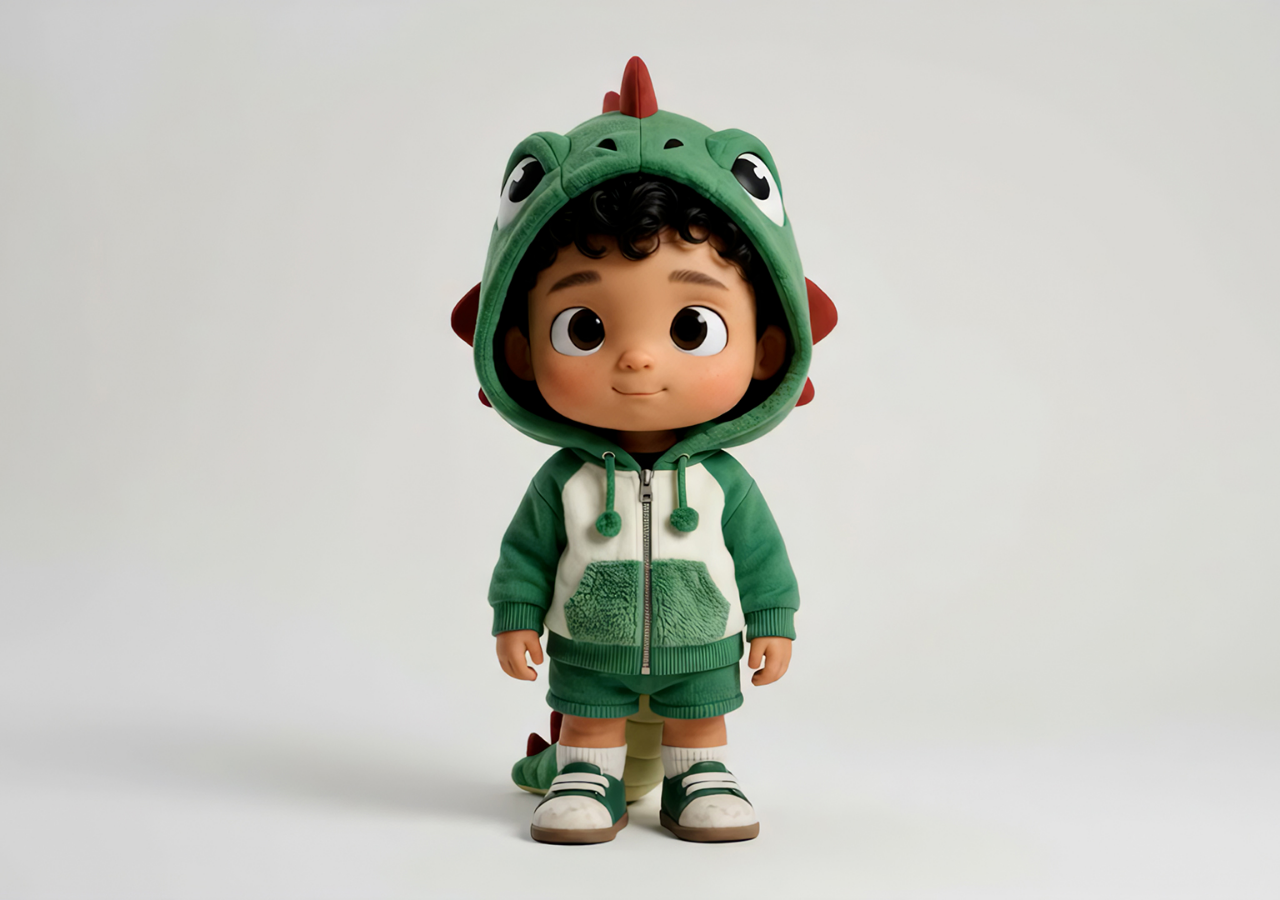
<file: Person.html>
```html
<!DOCTYPE html>
<html lang="pt-BR">

<head>
    <meta charset="UTF-8">
    <meta name="viewport" content="width=device-width, initial-scale=1.0">

    <title>Animação de Frames - Lerp + Mouse</title>

    <style>
        * {
            margin: 0;
            padding: 0;
            box-sizing: border-box;
        }

        html,
        body {
            width: 100%;
            height: 100%;
            overflow: hidden;
            background-color: #0f0f0f;
        }

        body {
            font-family: sans-serif;
        }

        .container {
            position: fixed;
            inset: 0;

            width: 100vw;
            height: 100vh;

            overflow: hidden;
        }

        canvas {
            position: absolute;
            inset: 0;

            width: 100vw;
            height: 100vh;

            display: block;
        }
    </style>
</head>

<body>

    <div class="container">
        <canvas id="frameCanvas"></canvas>
    </div>


    <script>

        // =========================================================
        // CANVAS
        // =========================================================

        const canvas = document.getElementById('frameCanvas');
        const context = canvas.getContext('2d');


        // =========================================================
        // CONFIGURAÇÃO DOS FRAMES
        // =========================================================

        const totalFrames = 238;

        const currentFrameUrl = index =>
            `./frames/frame_${index.toString().padStart(3, '0')}.jpg`;

        const images = [];


        // =========================================================
        // PRECARREGAMENTO DOS FRAMES
        // =========================================================

        for (let i = 1; i <= totalFrames; i++) {

            const img = new Image();

            img.src = currentFrameUrl(i);

            images.push(img);
        }


        // =========================================================
        // VARIÁVEIS DE CONTROLE
        // =========================================================

        let currentFrameIndex = 0;

        let targetFrameIndex = 0;

        // Quanto menor = mais suave
        // Quanto maior = mais rápido
        const lerpFactor = 0.08;


        // =========================================================
        // AJUSTE DO CANVAS
        // =========================================================

        function resizeCanvas() {

            canvas.width = window.innerWidth;
            canvas.height = window.innerHeight;

            render(currentFrameIndex);
        }


        // =========================================================
        // RENDERIZAÇÃO DO FRAME
        // =========================================================

        function render(index) {

            const safeIndex = Math.max(
                0,
                Math.min(
                    totalFrames - 1,
                    Math.floor(index)
                )
            );

            const img = images[safeIndex];

            if (!img || !img.complete || !img.naturalWidth) {
                return;
            }


            // =====================================================
            // LIMPA O CANVAS
            // =====================================================

            context.clearRect(
                0,
                0,
                canvas.width,
                canvas.height
            );


            // =====================================================
            // ESCALA "COVER"
            // =====================================================
            //
            // A imagem sempre cobre toda a tela.
            //
            // Se precisar:
            // - aumenta pela largura
            // - ou aumenta pela altura
            //
            // O maior valor é escolhido.
            //
            // Isso impede que apareçam espaços vazios.
            // =====================================================

            const scale = Math.max(
                canvas.width / img.naturalWidth,
                canvas.height / img.naturalHeight
            );


            // =====================================================
            // NOVO TAMANHO DA IMAGEM
            // =====================================================

            const drawWidth =
                img.naturalWidth * scale;

            const drawHeight =
                img.naturalHeight * scale;


            // =====================================================
            // CENTRALIZA A IMAGEM
            // =====================================================

            const x =
                (canvas.width - drawWidth) / 2;

            const y =
                (canvas.height - drawHeight) / 2;


            // =====================================================
            // DESENHA
            // =====================================================

            context.drawImage(
                img,
                x,
                y,
                drawWidth,
                drawHeight
            );
        }


        // =========================================================
        // LOOP PRINCIPAL
        // =========================================================

        function updateAndRender() {

            // Diferença entre frame atual e frame desejado
            let diff =
                targetFrameIndex - currentFrameIndex;


            // =====================================================
            // TRANSIÇÃO CIRCULAR
            // =====================================================

            if (diff > totalFrames / 2) {

                diff -= totalFrames;

            } else if (diff < -totalFrames / 2) {

                diff += totalFrames;
            }


            // =====================================================
            // LERP
            // =====================================================

            if (Math.abs(diff) > 0.001) {

                currentFrameIndex +=
                    diff * lerpFactor;


                // Mantém dentro do intervalo
                if (currentFrameIndex < 0) {

                    currentFrameIndex += totalFrames;
                }

                if (currentFrameIndex >= totalFrames) {

                    currentFrameIndex -= totalFrames;
                }

            } else {

                currentFrameIndex =
                    targetFrameIndex;
            }


            // Renderiza o frame
            render(currentFrameIndex);


            // Próximo frame
            requestAnimationFrame(updateAndRender);
        }


        // =========================================================
        // CONTROLE DO MOUSE
        // =========================================================

        window.addEventListener('mousemove', (e) => {


            // =====================================================
            // CENTRO DA TELA
            // =====================================================

            const centerX =
                window.innerWidth / 2;

            const centerY =
                window.innerHeight / 2;


            // Distância do mouse em relação ao centro
            const dx =
                e.clientX - centerX;

            const dy =
                e.clientY - centerY;


            const distance =
                Math.hypot(dx, dy);


            // =====================================================
            // ZONA MORTA
            // =====================================================

            if (distance < 50) {

                targetFrameIndex = 0;

                return;
            }


            // =====================================================
            // AJUSTE DO MOVIMENTO
            // =====================================================

            let adjustedDx = dx;

            let adjustedDy = dy;


            // Mouse na parte inferior
            if (dy > 0) {

                adjustedDx =
                    dx * 0.55;

                adjustedDy =
                    dy * 1.35;

            }

            // Mouse na parte superior
            else {

                adjustedDx =
                    dx * 1.40;

                adjustedDy =
                    dy * 0.70;
            }


            // =====================================================
            // CALCULA O ÂNGULO
            // =====================================================

            let angle =
                Math.atan2(
                    -adjustedDx,
                    adjustedDy
                );


            let normAngle =
                (angle + Math.PI) /
                (2 * Math.PI);


            // =====================================================
            // CONVERTE ÂNGULO PARA FRAME
            // =====================================================

            targetFrameIndex =
                normAngle *
                (totalFrames - 1);
        });


        // =========================================================
        // REDIMENSIONAMENTO DA JANELA
        // =========================================================

        window.addEventListener(
            'resize',
            resizeCanvas
        );


        // =========================================================
        // INICIALIZAÇÃO
        // =========================================================

        images[0].onload = () => {

            resizeCanvas();

            requestAnimationFrame(
                updateAndRender
            );
        };

    </script>

</body>

</html>
```
</file>
